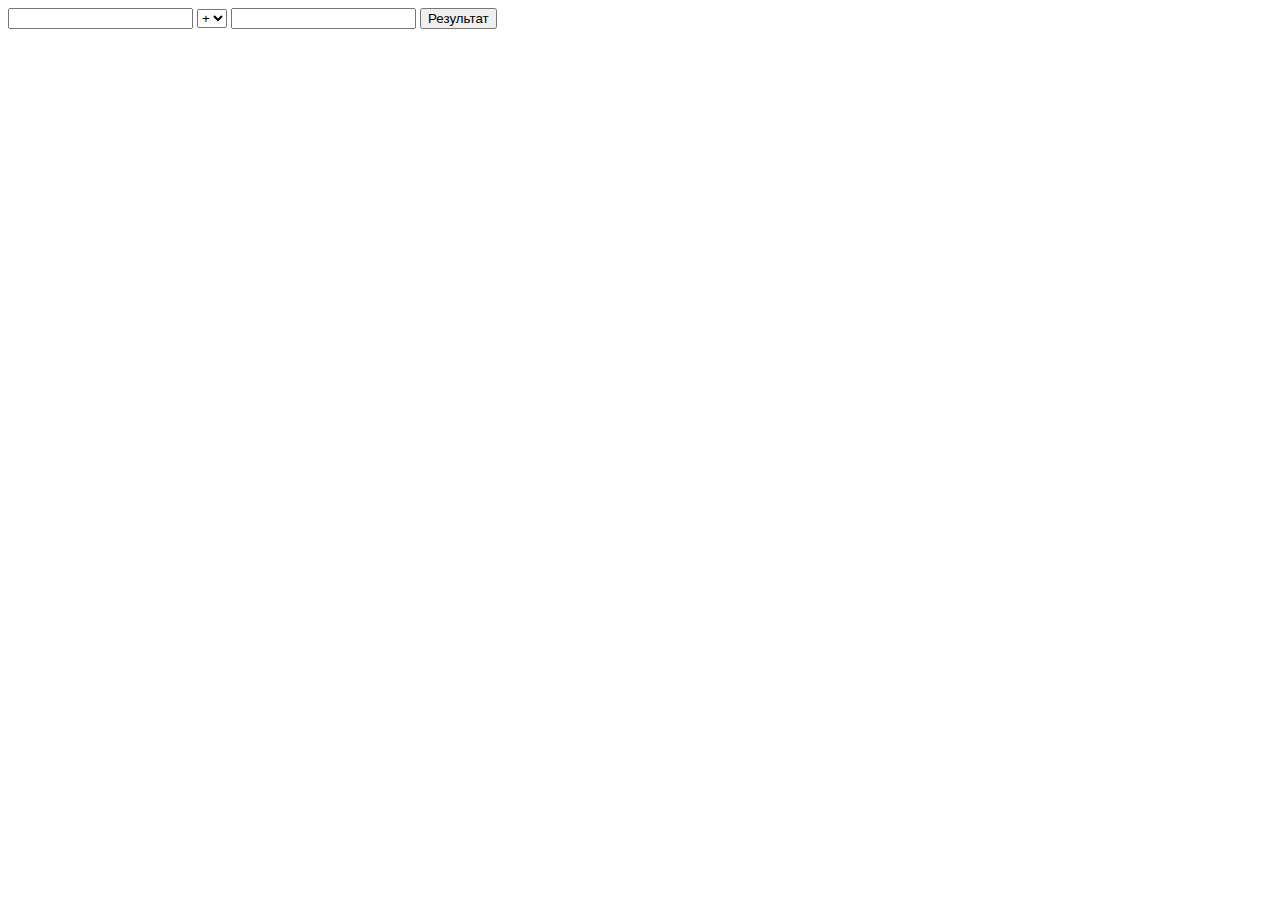
<file: calculator/index.html>
<!DOCTYPE html>
<html lang="en">
<head>
    <meta charset="UTF-8">
    <meta http-uquiv="X-UA-Compatible" content="IE=edge">
    <meta name="viewport" content="width=device-width, initial-scale=1.0">
    <title>Калькулятор</title>

</head>
<body>
    <input class="js-input-a" type="number">
    <select class="js-select-operation">
        <option value="+">+</option>
        <option value="-">-</option>
        <option value="*">*</option>
        <option value="/">/</option>
    </select>
    <input class="js-input-b" type="number">
    <button class="js-btn-result" >Результат</button>
    <p class="js-output"></p>

    <script src="math.js"></script>
    <script src="calculator.js"></script>
    <script src="index.js"></script>
</body>
</html>
</file>
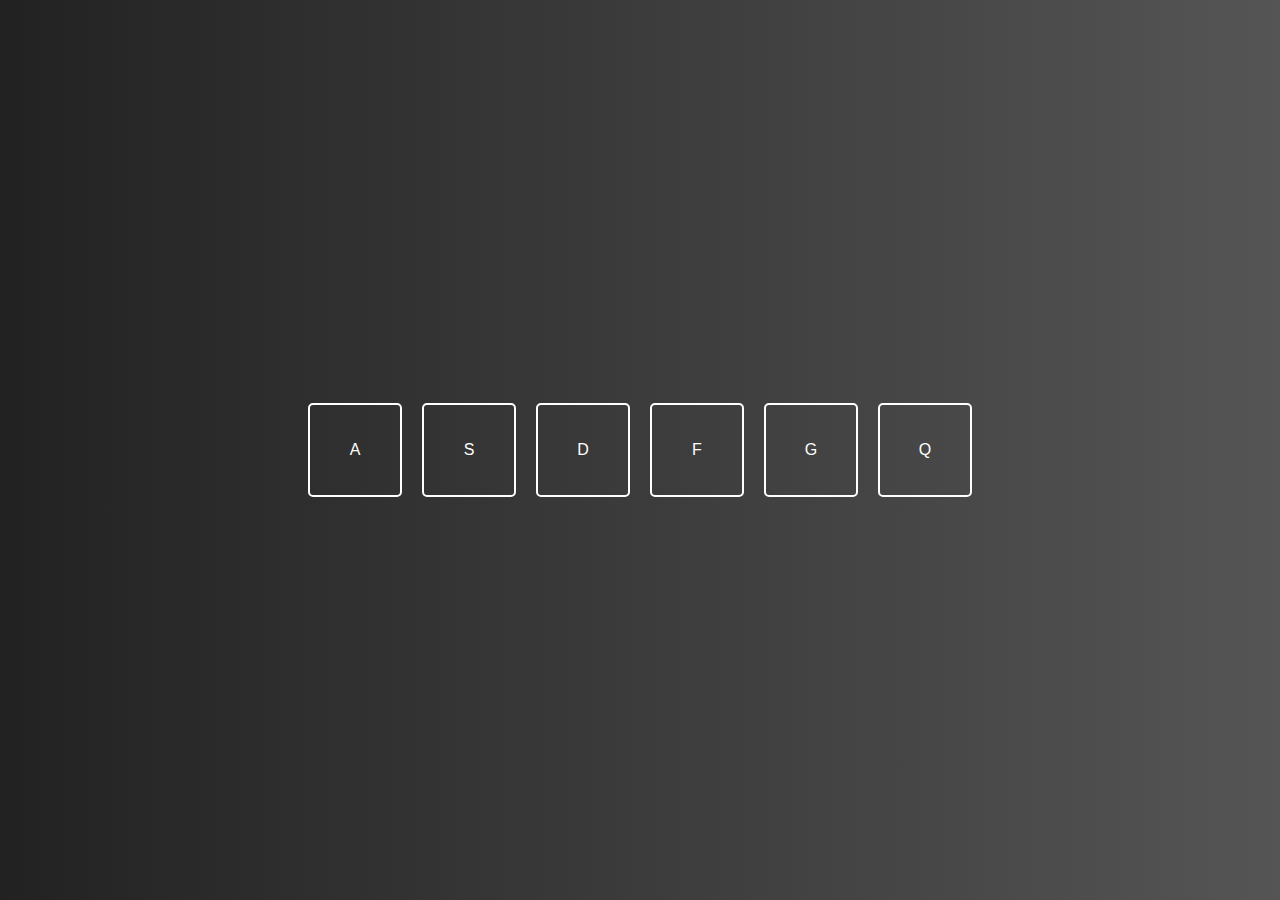
<file: drumkit/index.html>
<!DOCTYPE html>
<html lang="en">
    <head>
        <meta charset="UTF-8">
        <meta name="viewport" content="width=device-width, initial-scale=1.0">
        <title>Drum Kit</title>
        <link rel="stylesheet" href="style.css">
    </head>
    <body>

        <div id="drum-kit">

            <div class="key" data-key="A">
                <span class="key-text">A</span>
                <audio id="A" src="sounds/bass-bochka-chetkaya-s-vozduhom.mp3"
                    data-key="A"></audio>
            </div>

            <div class="key" data-key="S">
                <span class="key-text">S</span>
                <audio id="S" src="sounds/bass-bochka-zvonkaya-chetkaya.mp3"
                    data-key="S"></audio>
            </div>

            <div class="key" data-key="D">
                <span class="key-text">D</span>
                <audio id="D" src="sounds/moschnyiy-udarnyiy-baraban.mp3"
                    data-key="D"></audio>
            </div>
            
            <div class="key" data-key="F">
                <span class="key-text">F</span>
                <audio id="F" src="sounds/sner-med-komp-edit.mp3"
                    data-key="F"></audio>
            </div>

            <div class="key" data-key="G">
                <span class="key-text">G</span>
                <audio id="G" src="sounds/zakryityiy-zvuk-barabannyih-tarelok.mp3"
                    data-key="G"></audio>
            </div>

            <div class="key" data-key="Q">
                <span class="key-text">Q</span>
                <audio id="Q" src="sounds/otryivok-iz-sessii.mp3"
                    data-key="Q"></audio>
            </div>

        </div>

        <script src="script.js"></script>
    </body>
</html>
</file>
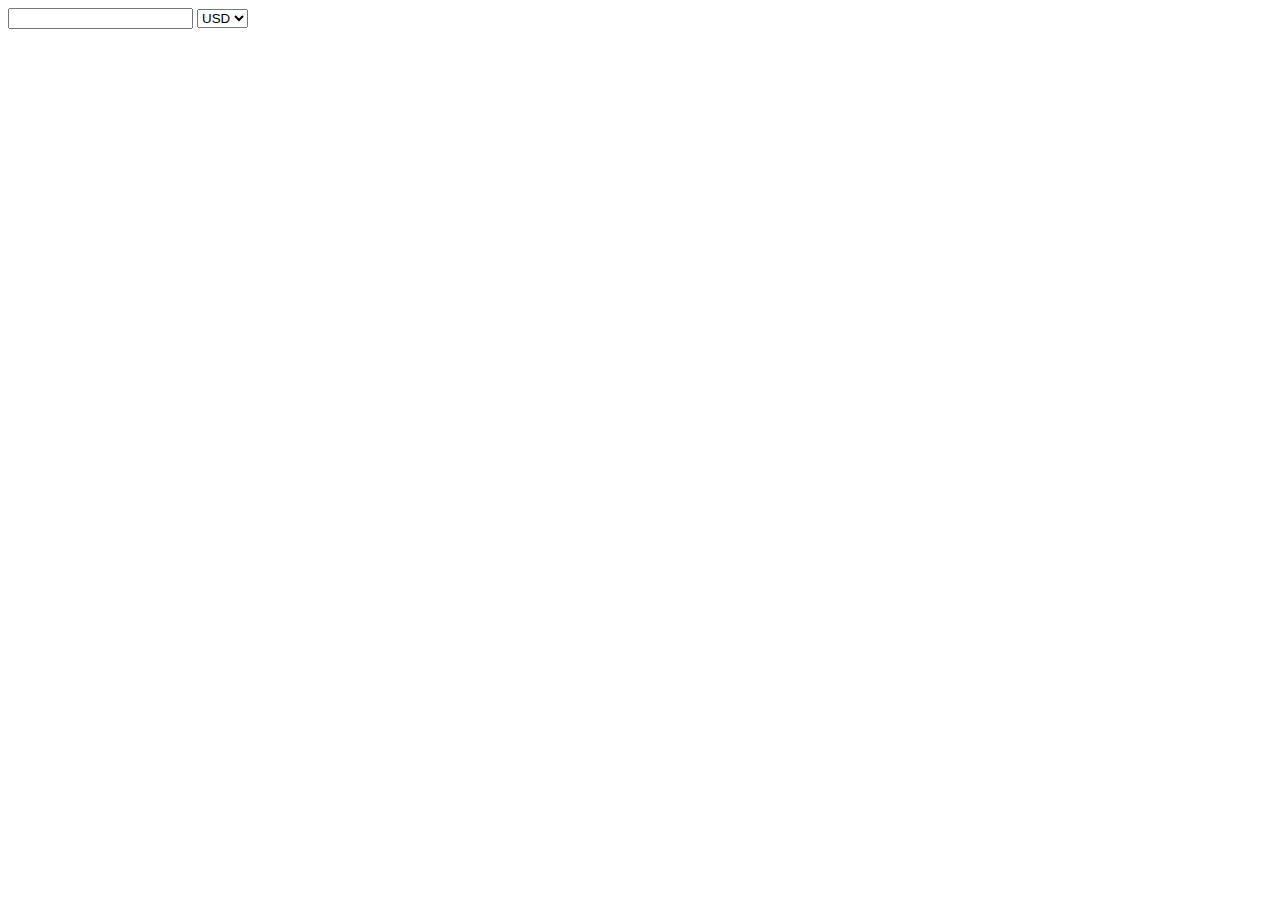
<file: foreignexchange/index.html>
<!DOCTYPE html>
<html lang="en">
<head>
    <meta charset="UTF-8">
    <meta name="viewport" content="width=device-width, initial-scale=1.0">
    <title>Document</title>
</head>
<body>
    <input class="js-value-input" type="number">
    <select class="js-current-selector">
        <option value="usd">USD</option>
        <option value="eur">EUR</option>
    </select>
    <div class="js-output"></div>
    <script src="converter.js"></script>
    <script src="index.js"></script>
</body>
</html>
</file>
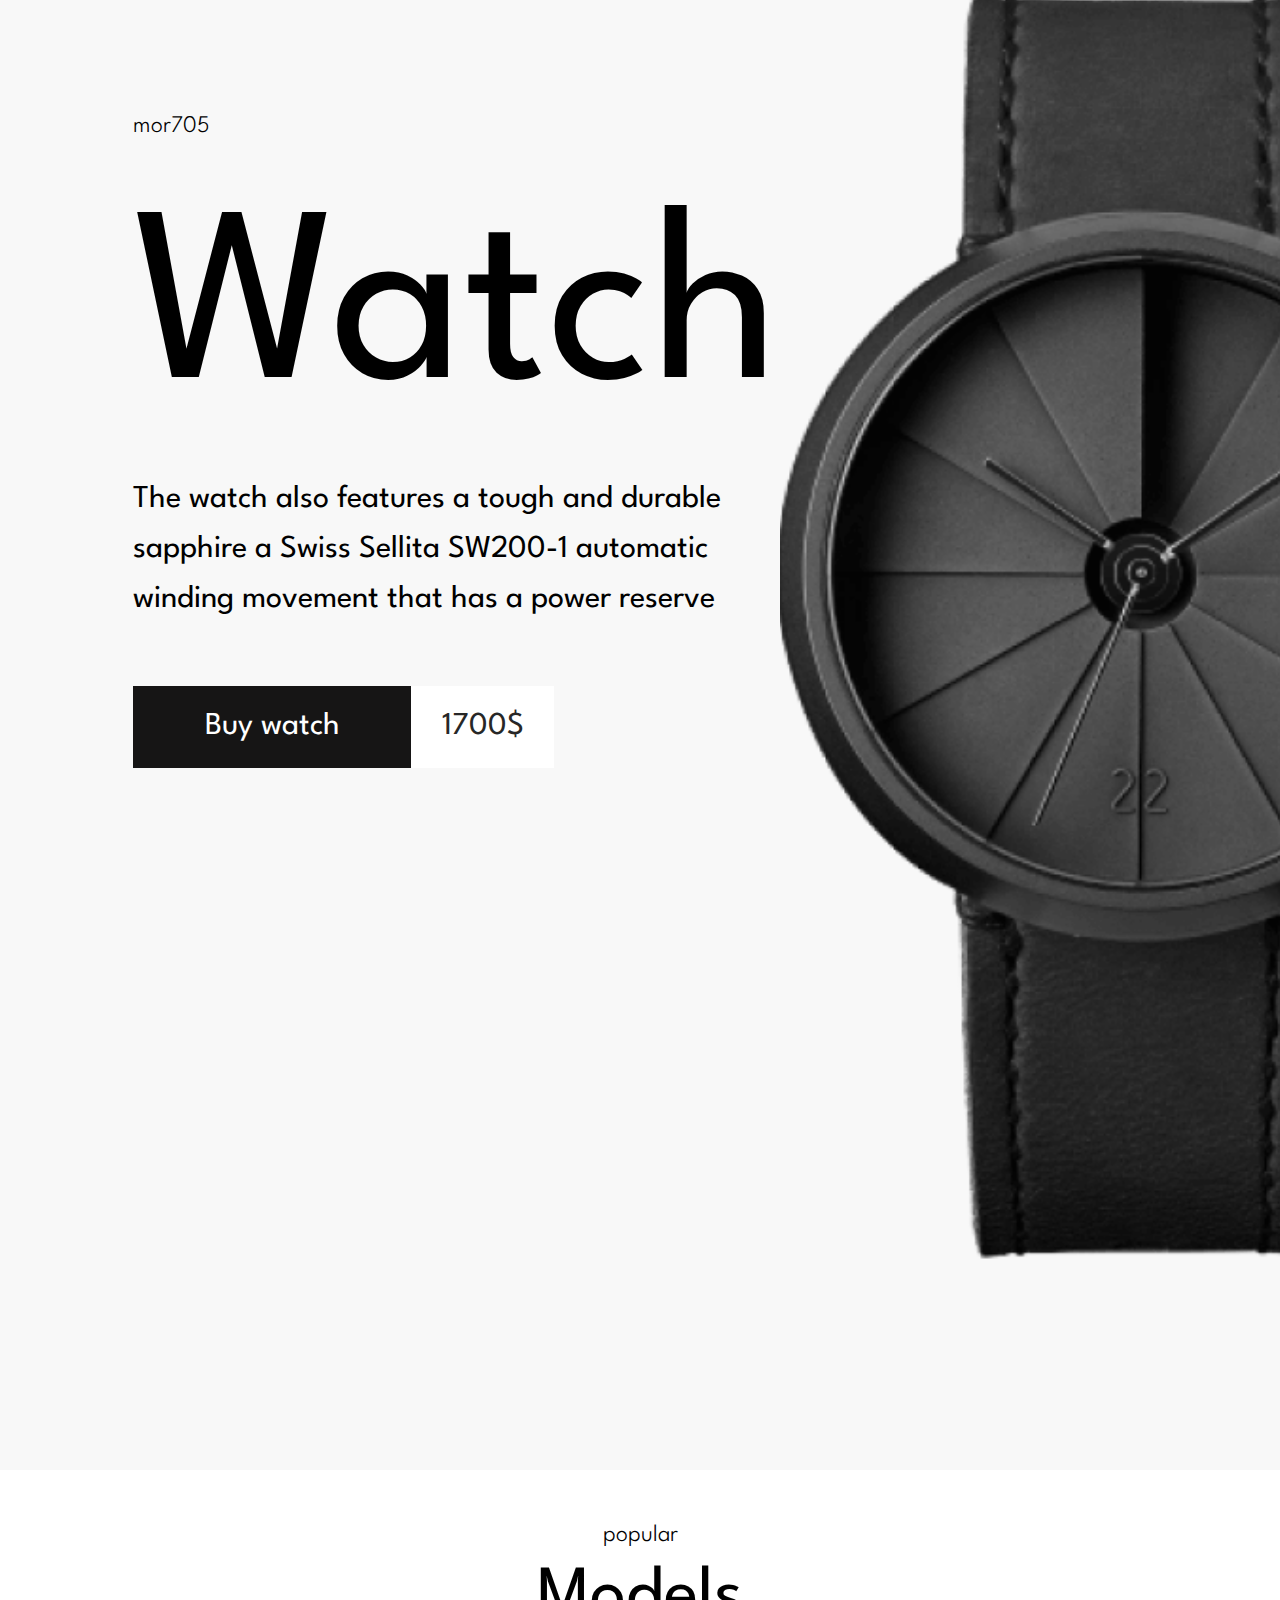
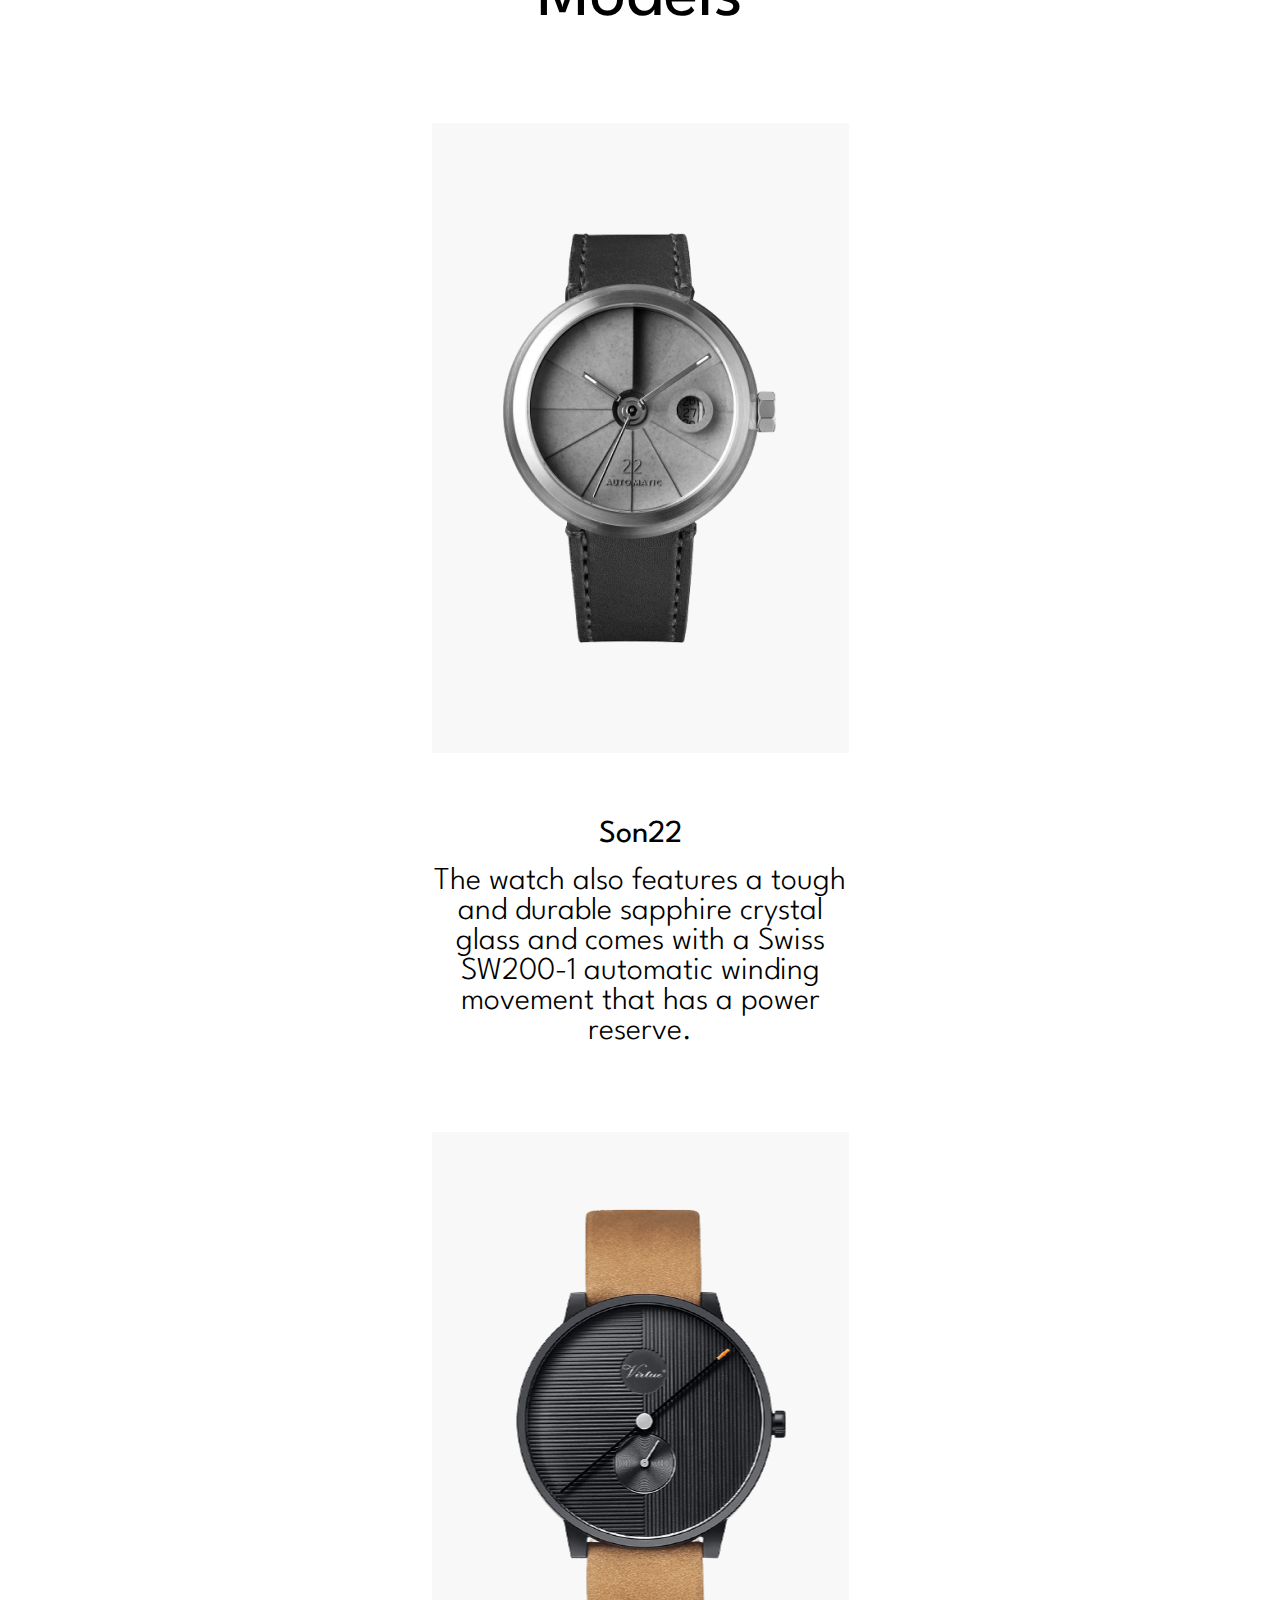
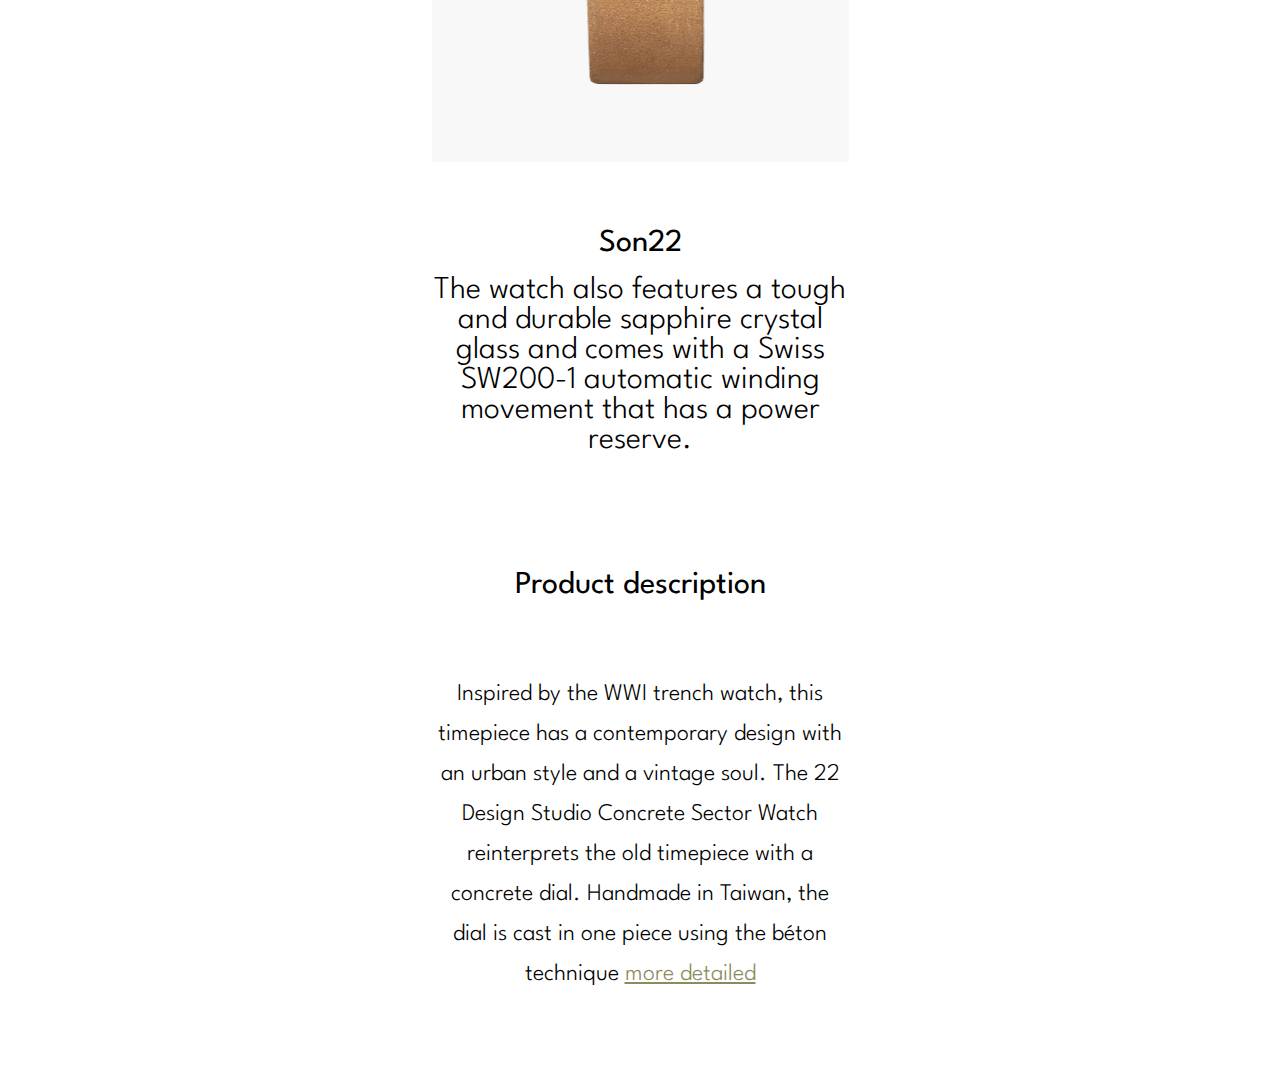
<file: landing/index.html>
<!-- https://www.youtube.com/watch?v=MQTeFDeiRzg&list=PLJeojDjWP_7S4kWIcIIN2SqhvNlfPqA5H -->
<!DOCTYPE html>
<html lang="en">
<head>
    <meta charset="UTF-8">
    <meta http-equiv="X_UA-Compatible" content="IE=edge">
    <meta name="viewport" content="width=device-width, initial-scale=1.0">
    <title>Watches</title>

    <link rel="preconnect" href="https://fonts.googleapis.com">
    <link rel="preconnect" href="https://fonts.gstatic.com" crossorigin>
    <link href="https://fonts.googleapis.com/css2?family=League+Spartan:wght@300;700&display=swap" rel="stylesheet">
    <link rel="stylesheet" href="index.css">
</head>
<body>

    <header class="header">

        <div class="header-container">
            
            <div>
                <h1 class="header-title">mor705</h1>
                <p class="header-subtitle">Watch</p>
                <p class="header-description">The watch also features a tough and durable sapphire a Swiss Sellita SW200-1 automatic winding movement that has a power reserve</p>
                
                <div class="buy-wrapper">
                    <a href="/" class="buy-link">Buy watch</a>
                    <div class="price">1700$</div>
                </div>
                
            </div>
    
            <div class="header-img-wrapper">
                <img
                    class="header-img"
                    srcset="images/mor705.png,
                            images/mor705@2x.png 2x" 
                    src="images/mor705.png"
                    alt="Model mor705">
            </div>
        
        </div>

    </header>

    <main>
        <p class="popular-title">popular</p>
        <p class="models-title">Models</p>

        <div class="item-wrapper">
            <div class="item-img-wrapper">
                <img
                srcset="images/son22.png,
                        images/son22@2x.png 2x" 
                src="images/son22.png"
                alt="Model son22">
            </div>
            <h2 class="item-title">Son22</h2>
            <p class="item-desription">The watch also features a tough and durable sapphire crystal glass and comes with a Swiss SW200-1 automatic winding movement that has a power reserve.</p>
        </div>

        <div class="item-wrapper">
            <div class="item-img-wrapper">
                <img
                srcset="images/sw12.png,
                        images/sw12@2x.png 2x" 
                src="images/sw12.png"
                alt="Model sw12">
            </div>
            <h2 class="item-title">Son22</h2>
            <p class="item-desription">The watch also features a tough and durable sapphire crystal glass and comes with a Swiss SW200-1 automatic winding movement that has a power reserve.</p>
        </div>

        <div class="product-description-wrapper">
            <p class="product-description-title">Product description</p>
            <p class="product-description">Inspired by the WWI trench watch, this timepiece has a contemporary design with an urban style and a vintage soul. The 22 Design Studio Concrete Sector Watch reinterprets the old timepiece with a concrete dial. Handmade in Taiwan, the dial is cast in one piece using the béton technique <a href="/" class="product-description-link">more detailed</a></p>
        </div>

    </main>
</body>
</html>
</file>
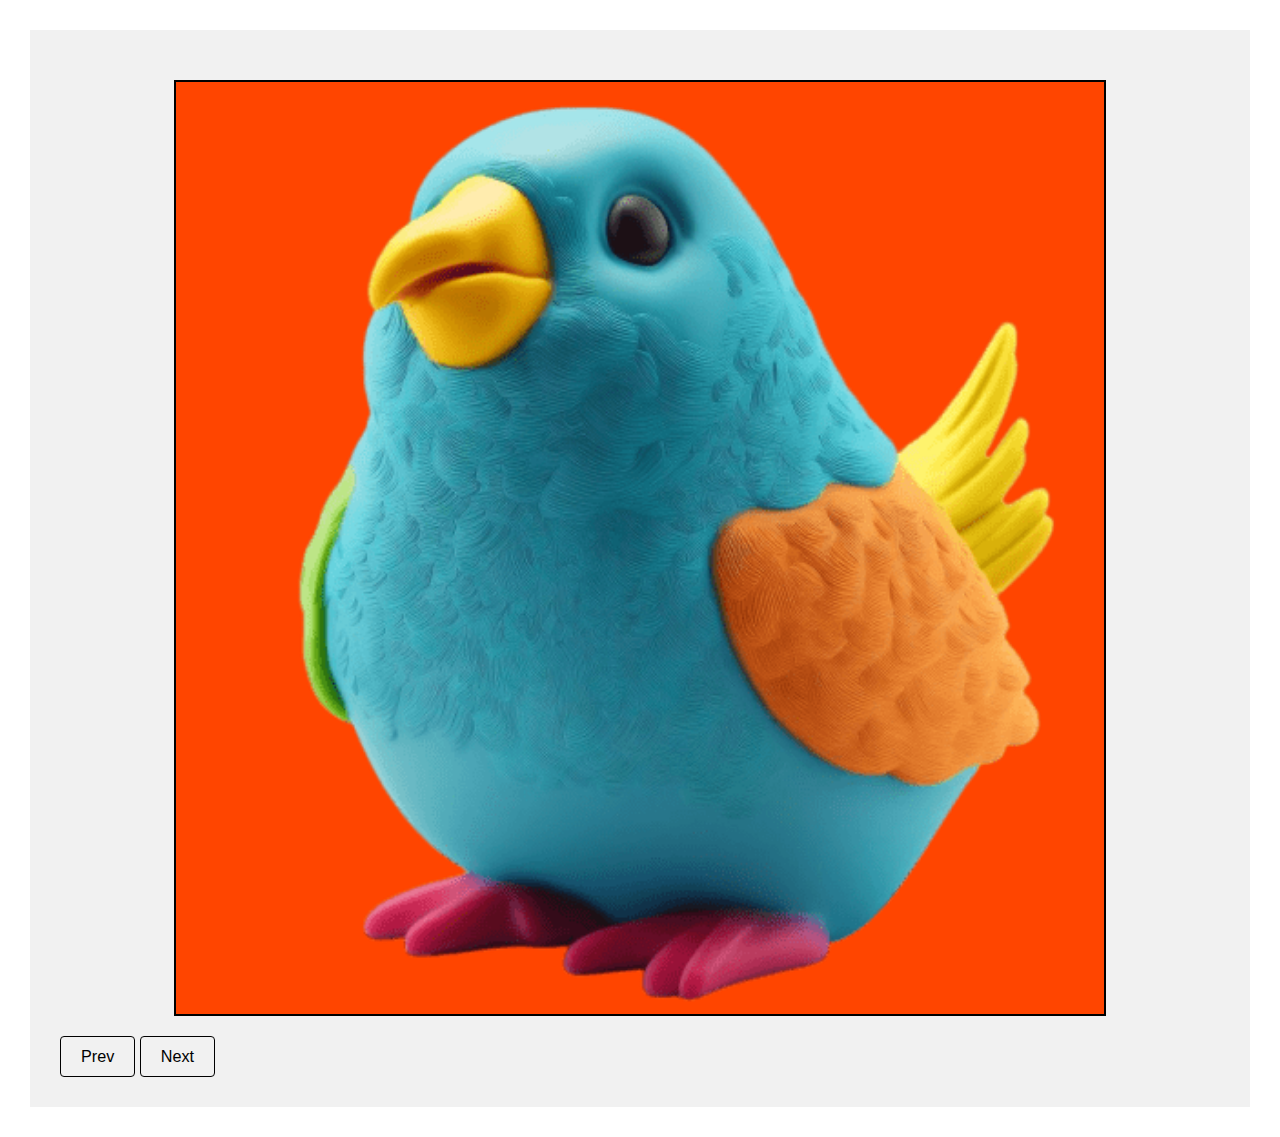
<file: slideradaptive/index.html>
<!DOCTYPE html>
<html lang="en">

<head>
    <meta charset="UTF-8">
    <meta name="viewport" content="width=device-width, initial-scale=1.0">
    <title>Slider</title>
    <link rel="stylesheet" href="style.css">
</head>

<body>

    <div class="container">
        <div class="slider">
            <div class="slider-line">
                <img src="./images/bird.512.png" alt="">
                <img src="./images/cat.512.png" alt="">
                <img src="./images/crocodile.512.png" alt="">
                <img src="./images/dog.512.png" alt="">
                <img src="./images/elephant_cristmass.512.png" alt="">
                <img src="./images/elephant.512.png" alt="">
                <img src="./images/giraffe.512.png" alt="">
                <img src="./images/icebear.512.png" alt="">
                <img src="./images/lion.512.png" alt="">
                <img src="./images/teddy.512.png" alt="">
                <img src="./images/tiger.512.png" alt="">
                <img src="./images/wolf.512.png" alt="">
            </div>
        </div>
        <button class="slider-prev">Prev</button>
        <button class="slider-next">Next</button>
    </div>
    <script src="script.js"></script>
</body>

</html>
</file>
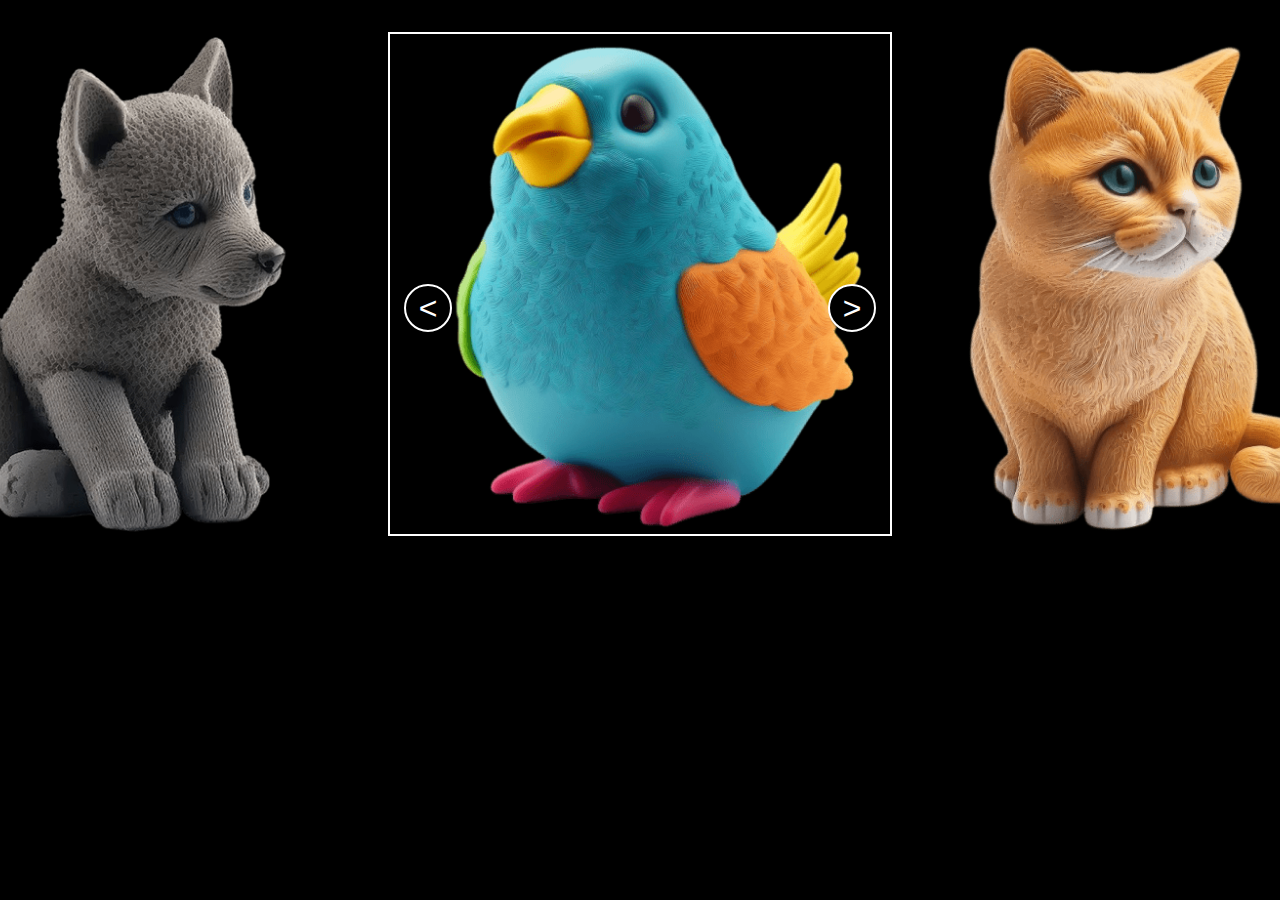
<file: sliderinfinity/index.html>
<!DOCTYPE html>
<html lang="en">
    <head>
        <meta charset="UTF-8">
        <meta name="viewport" content="width=device-width, initial-scale=1.0">
        <title>Document</title>
        <link rel="stylesheet" href="./style.css">
    </head>
    <body>

        <div class="slider">
            <button class="prev-button">&lt;</button>
            <button class="next-button">&gt;</button>
            <div class="slider-line"></div>
        </div>

        <script src="./slider.js"></script>

    </body>
</html>
</file>
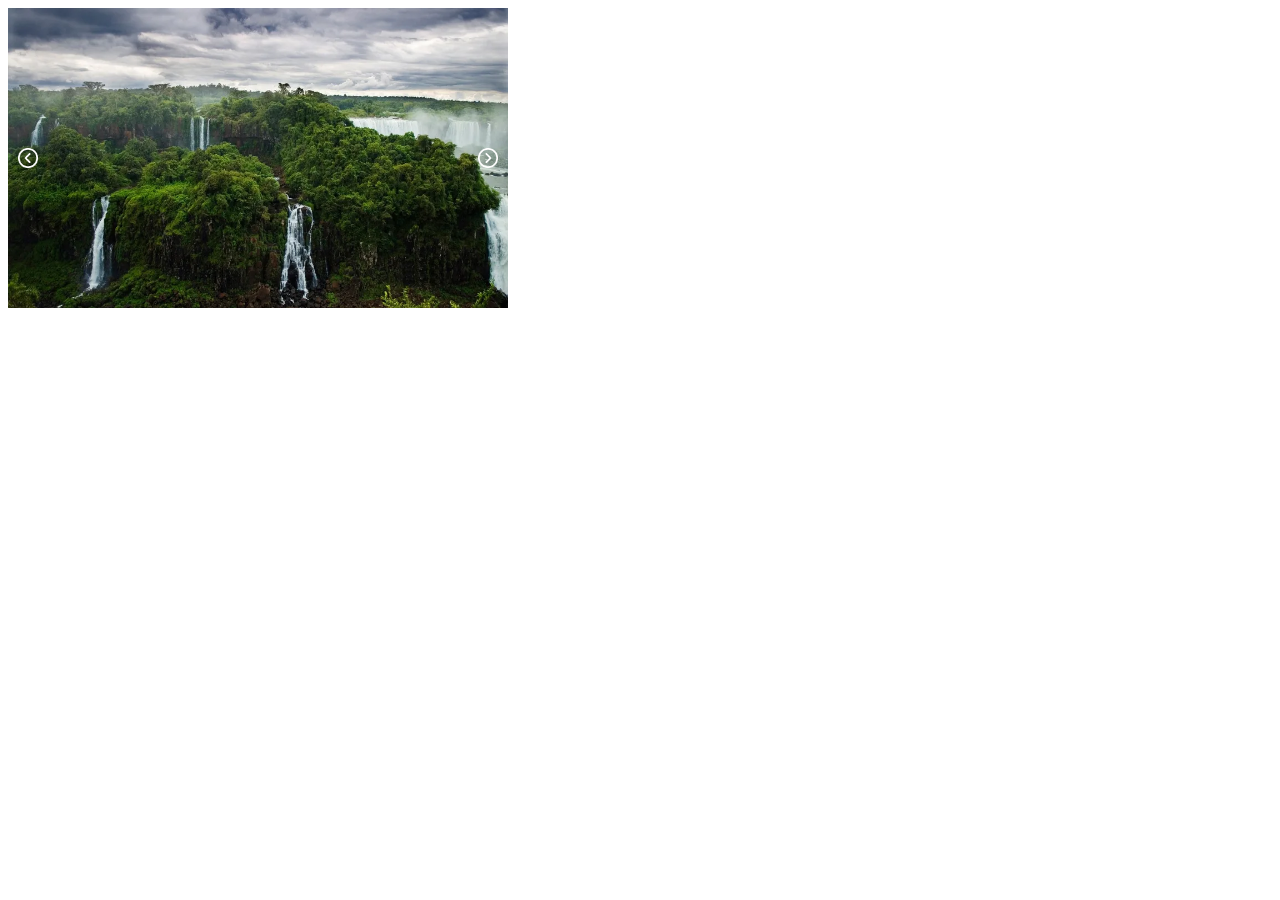
<file: slidersimple1/index.html>
<!DOCTYPE html>
<html lang="en">

    <head>
        <meta charset="UTF-8">
        <meta name="viewport" content="width=device-width, initial-scale=1.0">
        <link rel="stylesheet" href="style.css">
        <title>Slider</title>
    </head>

    <body>
        <div class="slider">
            <img class="slider-img"
                src="images/1920x1080-full-hd-nature-iguazu-falls.webp" alt="">
            <img class="slider-img"
                src="images/1920x1080-full-hd-nature-red-flower.webp" alt="">
            <img class="slider-img"
                src="images/1920x1080-full-hd-nature-wet-leaves.webp" alt="">
            <img class="slider-img"
                src="images/1.jpg" alt="">
            <img class="slider-img"
                src="images/2.jpg" alt="">
            <img class="slider-img"
                src="images/3.jpg" alt="">

            <div>
                <img style="opacity: 1; height: 20px;"
                    class="prev controlls"
                    src="images/left.png"
                    alt="">
            </div>

            <div>
                <img style="opacity: 1; height: 20px;"
                    class="next controlls"
                    src="images/right.png"
                    alt="">
            </div>
        </div>

        <script src="script.js"></script>
    </body>

</html>
</file>
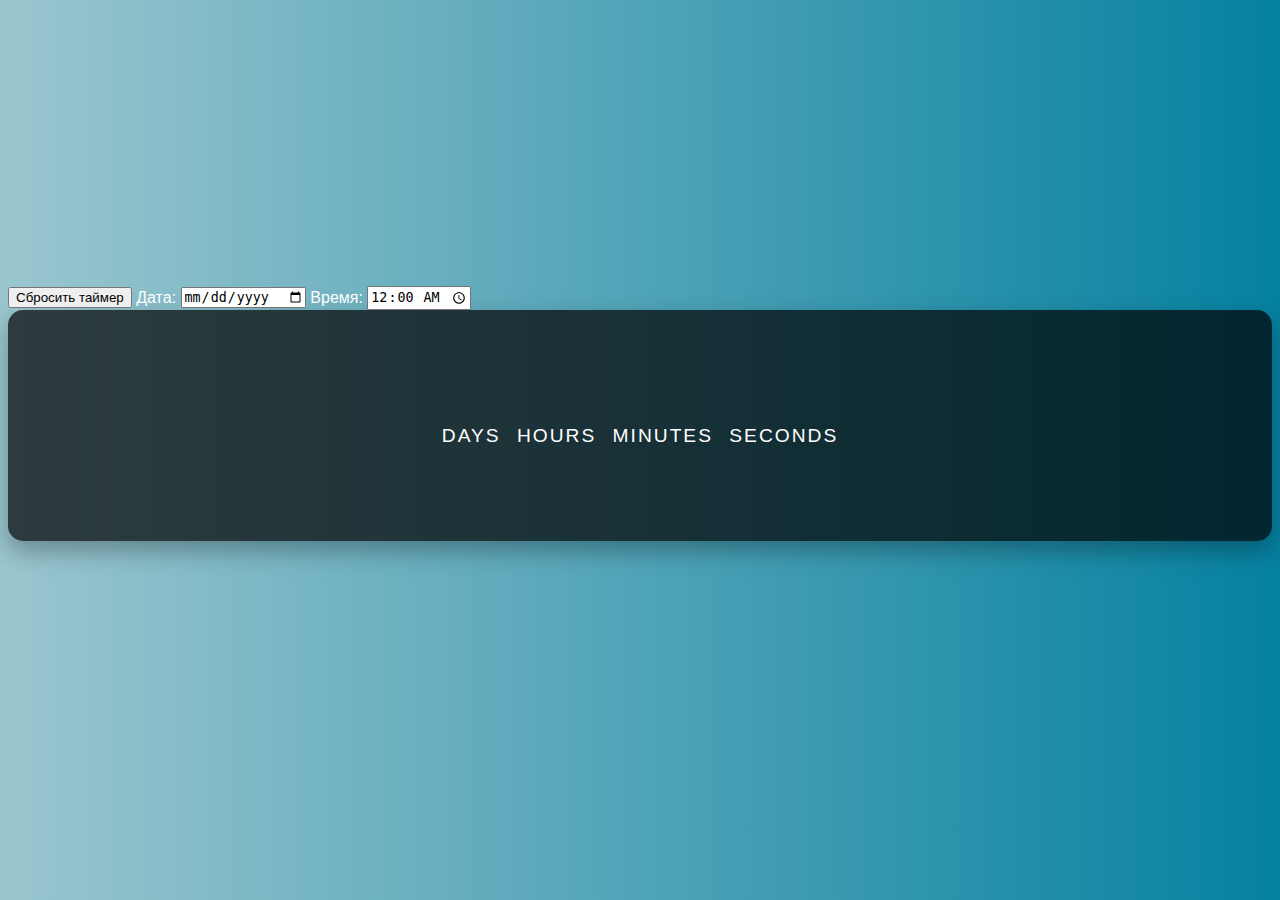
<file: timer/index.html>
<!DOCTYPE html>
<html lang="en">
    <head>
        <meta charset="UTF-8">
        <meta name="viewport" content="width=device-width, initial-scale=1.0">
        <title>Таймер</title>
        <link rel="stylesheet" href="style.css">
    </head>
    <body>

        <div class="dateForm">
            <button class="buttonClear">Сбросить таймер</button>

            <label for="date">Дата:</label>
            <input class="date" type="date" id="date" name="date" />

            <label for="time">Время:</label>
            <input class="time" type="time" id="time" name="time" value="00:00" />
        </div>

        <div class="countdown">
            <p class="timer">
                <span id="days"></span>
                <span class="timer-unit">Days</span>
                <span id="hours"></span>
                <span class="timer-unit">Hours</span>
                <span id="minutes"></span>
                <span class="timer-unit">Minutes</span>
                <span id="seconds"></span>
                <span class="timer-unit">Seconds</span>
            </p>
        </div>

        <script src="script.js"></script>

    </body>
</html>
</file>
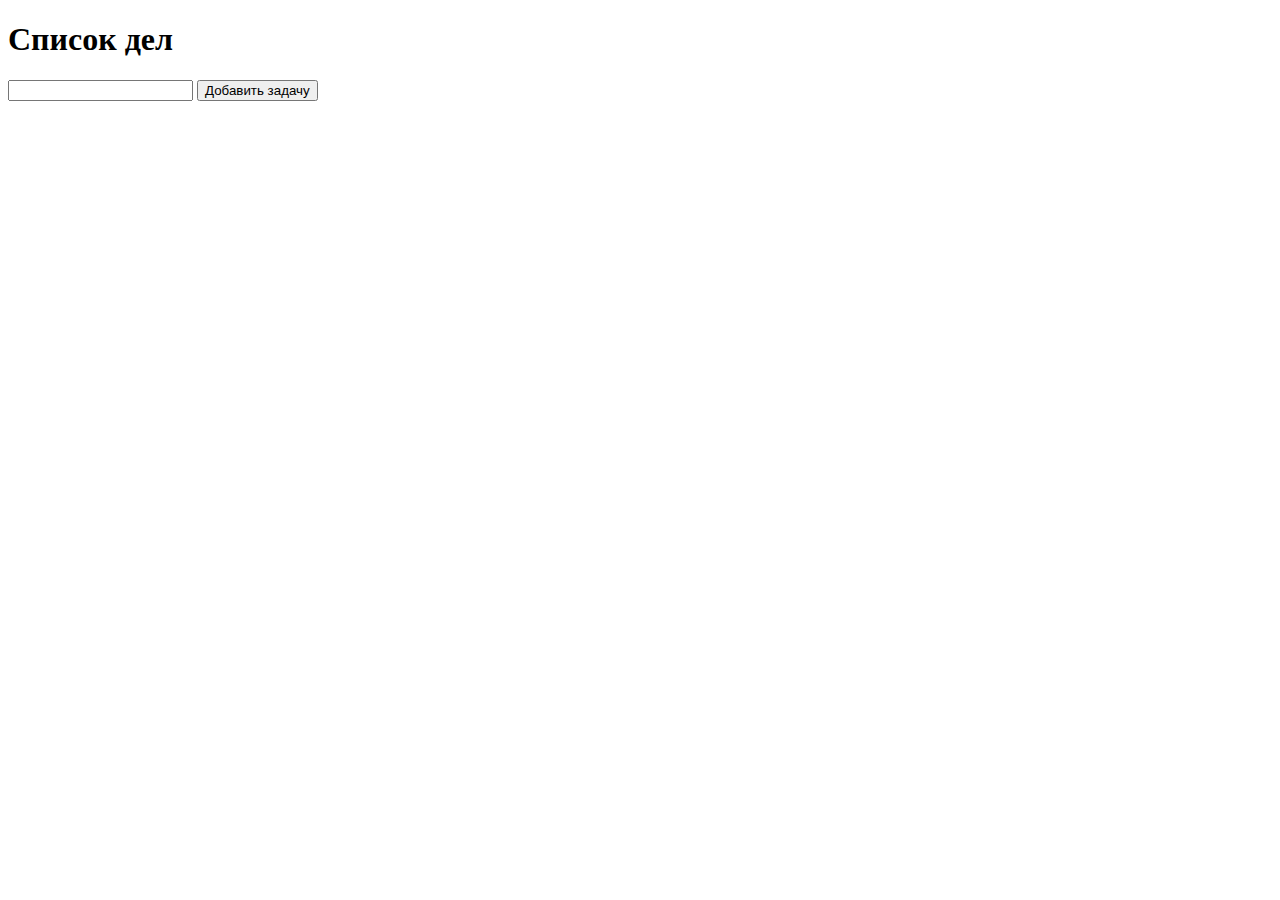
<file: todolist/index.html>
<!DOCTYPE html>
<html lang="en">
<head>
    <meta charset="UTF-8">
    <meta name="viewport" content="width=device-width, initial-scale=1.0">
    <title>Document</title>
</head>
<body>

    <h1>Список дел</h1>
    <input type="text" name="todo" id="todo" class="js-input">
    <button class="js-button">Добавить задачу</button>
    <div class="js-todos"></div>

    <script src="index.js"></script>
    
</body>
</html>
</file>
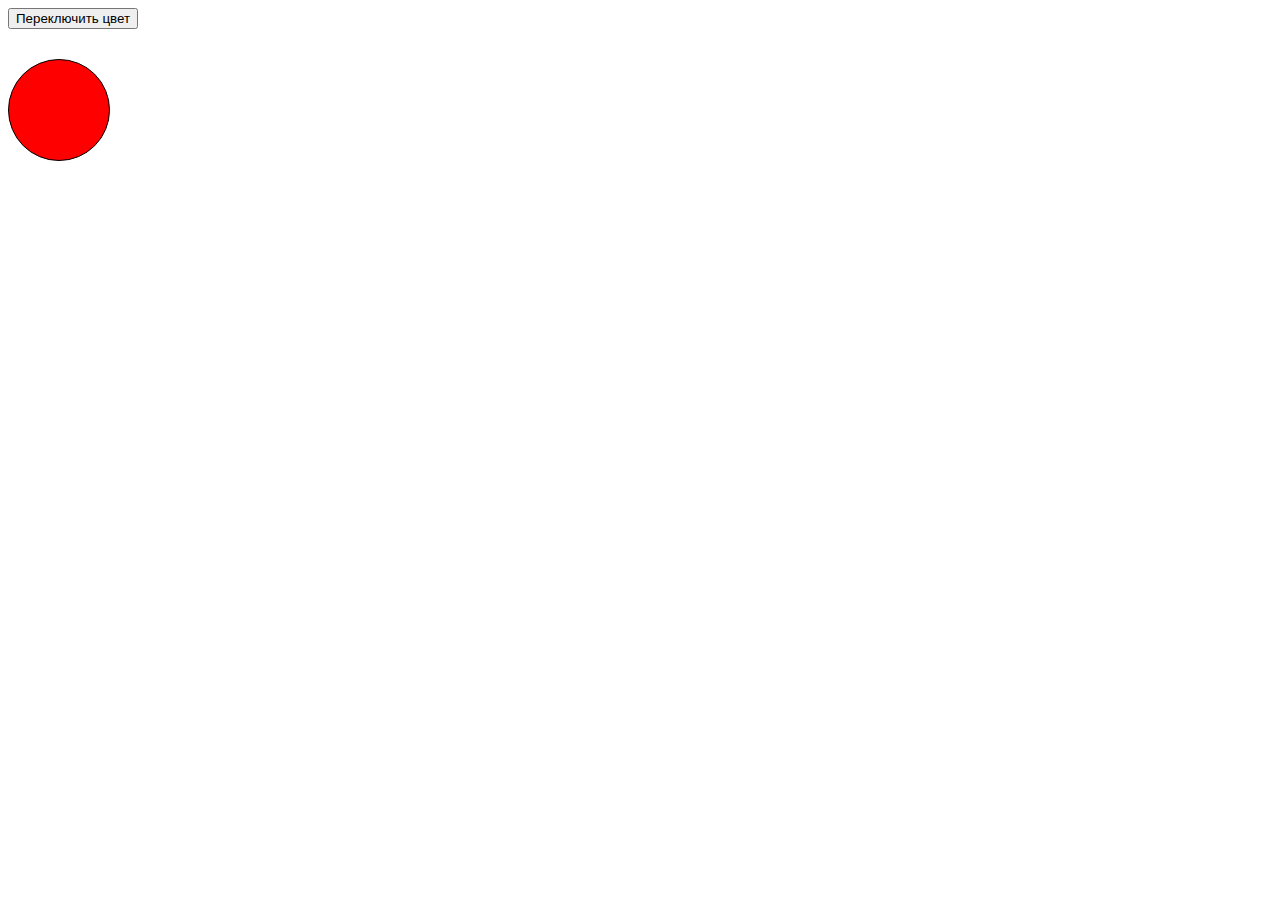
<file: trafficlight/index.html>
<!DOCTYPE html>
<html lang="en">
<head>
    <meta charset="UTF-8">
    <meta http-equiv="X-UA-Compatible" content="IE=edge">
    <meta name="viewport" content="width=device-width, initial-scale=1.0">
    <link rel="stylesheet" href="index.css">
    <title>Document</title>
</head>
<body>
    <button class="js-btn">Переключить цвет</button>
    <div class="js-traffic-light traffic-light"></div>

    <script src="traffic-light.js"></script>
    <script src="index.js"></script>
</body>
</html>
</file>
<file: drumkit/style.css>
body {
    font-family: 'Arial', sans-serif;
    display: flex;
    justify-content: center;
    align-items: center;
    height: 100vh;
    margin: 0;
    background: linear-gradient(to right, #222, #555);
    color: #fff;
}

#drum-kit {
    display: flex;
    flex-wrap: wrap;
    gap: 20px;
}

.key {
    width: 50px;
    height: 50px;
    border: 2px solid #fff;
    border-radius: 5px;
    padding: 20px;
    display: flex;
    justify-content: center;
    align-items: center;
    text-transform: uppercase;
    cursor: pointer;
    /* transition: transform 0.1s ease; */
    transition: all 0.07s ease;
}

.key-text {
    -webkit-touch-callout: none;
    /* iOS Safari */
    -webkit-user-select: none;
    /* Safari */
    -khtml-user-select: none;
    /* Konqueror HTML */
    -moz-user-select: none;
    /* Old versions of Firefox */
    -ms-user-select: none;
    /* Internet Explorer/Edge */
    user-select: none;
    /* Non-prefixed version, currently
                                    supported by Chrome, Edge, Opera and Firefox */
}

.key.active {
    transform: scale(1.1);
    border-color: #ffc600;
    box-shadow: 0 0 10px #ffc600;
    color: #ffc600;
}

.key:active,
.key:focus {
    outline: none;
    transform: scale(0.95);
}

@media (max-width: 600px) {
    .key {
        width: 20px;
        height: 20px;
        font-size: 14px;
        /* Adjust font size for smaller screens */
    }
}
</file>
<file: landing/index.css>
html {
    box-sizing: border-box;
    font-size: 16px;
}

*, *:before, *:after {
box-sizing: inherit;
}

body, h1, h2, h3, h4, h5, h6, p, ol, ul {
margin: 0;
padding: 0;
font-weight: normal;
}

ol, ul {
list-style: none;
}

body {
    font-family: 'League Spartan', sans-serif;
}

.header-container {
    display: flex;
    /* width: 1440px; */
    padding-top: 104px;
    padding-left: 133px;
    padding-right: 133px;
    padding-bottom: 168px;
    background-color: #F8F8F8;
}

.header-title {
    margin-bottom: 53px;
    font-size: 24px;
    line-height: 45px;
    font-weight: 300;
}

.header-subtitle {
    margin-bottom: 43px;
    font-size: 250px;
    line-height: 230px;
}

.header-description {
    margin-bottom: 61px;
    font-size: 32px;
    line-height: 50px;
}

.buy-wrapper {
    display: flex;
}

.buy-link {
    display: block;
    width: 278px;
    height: 82px;
    background-color: #161515;
    color: #FFFFFF;
    text-decoration: none;
    font-size: 32px;
    line-height: 82px;
    text-align: center;
}

.price {
    width: 143px;
    height: 82px;
    background-color: #FFFFFF;
    color: #272727;
    text-decoration: none;
    font-size: 32px;
    line-height: 82px;
    text-align: center;
}

.header-img {
    display: block;
    width: 772px;
    margin-top: -164px;
    margin-left: 0px;
}

.popular-title {
    margin-top: 43px;
    text-align: center;
    font-size: 24px;
    line-height: 45px;
    font-weight: 300;
}

.models-title {
    margin-bottom: 84px;
    text-align: center;
    font-size: 72px;
    line-height: 81px;
    font-weight: 400;
}
.item-wrapper {
    margin: 0 auto;
    width: 417px;
    margin-bottom: 85px;
}

.item-img-wrapper {
    margin-bottom: 67px;
    display: flex;
    align-items: center;
    justify-content: center;
    width: 417px;
    height: 630px;
    background-color: #F8F8F8;
}

.item-title {
    margin-bottom: 17px;
    font-size: 32px;
    line-height: 30px;
    text-align: center;
    font-weight: 400;
}

.item-desription {
    font-size: 32px;
    line-height: 30px;
    font-weight: 300;
    text-align: center;
}

.product-description-wrapper {
    margin: 0 auto;
    width: 417px;
    margin-bottom: 85px;
    margin-top: 100px;
}

.product-description-title {
    margin-bottom: 58px;
    text-align: center;
    font-size: 32px;
    line-height: 60px;
    font-weight: 400;
}

.product-description {
    text-align: center;
    font-size: 24px;
    line-height: 40px;
    font-weight: 300;
}

.product-description-link {
    color: #8B8B5D;
}
</file>
<file: slideradaptive/style.css>
* {
    margin: 0;
}

img {
    width: 256px;
    height: 256px;
}

html, body {
    font-size: 18px;
}

.container {
    max-width: 1200px;
    margin: 30px;
    background: #f1f1f1;
    padding: 30px;
}

h1 {
    text-align: center;
    margin-bottom: 40px;
}

button {
    background: none;
    border: 1px solid black;
    border-radius: 4px;
    padding: 10px 20px;
    font-size: .9rem;
}

button:hover {
    background: orangered;
}

button:active {
    background: #000;
    color: #fff;
}

.slider {
    border: 2px solid black;
    min-width: 100px;
    max-width: 80%;
    min-height: 100px;
    max-height: 80%;
    margin: 20px auto;
    overflow: hidden;
}

.slider-line {
    display: flex;
    background: orangered;
    transition: all ease 300ms;
}
</file>
<file: sliderinfinity/style.css>
html,
body {
    background: #000;
}

* {
    margin: 0;
}

.slider {
    width: 500px;
    height: 500px;
    border: 2px solid #fff;
    margin: 0 auto;
    position: relative;
    /* overflow: hidden; */
    margin-top: 2rem;
}

.slider-line {
    position: relative;
    display: flex;
}

.slider img {
    max-width: 500px;
    width: 100%;
}

.prev-button,
.next-button {
    cursor: pointer;
    width: 48px;
    height: 48px;
    border-radius: 50%;
    border: 2px solid #fff;
    background: #000;
    color: #fff;
    position: absolute;
    margin-top: 50%;
    z-index: 1000;
    left: 14px;
    font-size: 2rem;
    line-height: 2rem;
    box-shadow: 3px 3px 3px #000;
}

.prev-button:active, .next-button:active {
    background: #c0c0c0;
}

.next-button {
    left: auto;
    right: 14px;
}
</file>
<file: slidersimple1/style.css>
.slider {
    width: 500px;
    height: 300px;
    position: relative;
    overflow: hidden;
}

.slider-img {
    width: 100%;
    height: 100%;
    position: absolute;
    top: 0;
    left: 0;
    opacity: 0;
    transition: opacity 0.5s ease;
}

.slider-img.active {
    opacity: 1;
}

.slider img {
    position: absolute;
    top: 50%;
    transform: translateY(-50%);
    z-index: 1;
}

.slider .prev {
    left: 10px;
}

.slider .next {
    right: 10px;
}
</file>
<file: timer/style.css>
body {
    font-family: 'Segoe UI', Tahoma, Geneva, Verdana, sans-serif;
    height: 90vh;
    /* width: 100%; */
    /* justify-content: center; */
    /* align-items: center; */
    /* margin-top: 100px; */
    vertical-align: middle;
    
    background: linear-gradient(to right, #9bc6cf, #0581a0);
    color: white;
    padding: 0;
    align-content: center;
}

.countdown {
    vertical-align: middle;
    background: rgba(0, 0, 0, 0.7);
    padding: 40px 60px;
    border-radius: 15px;
    box-shadow: 0 10px 25px rgba(0, 0, 0, 0.3);
    text-align: center;
}

.timer {
    font-size: 3rem;
    letter-spacing: 3px;
}

.timer-unit {
    font-size: 1.2rem;
    text-transform: uppercase;
    letter-spacing: 2px;
    margin-top: 10px;
    display: inline;
}
</file>
<file: trafficlight/index.css>
.traffic-light {
    margin-top: 30px;
    width: 100px;
    height: 100px;
    border: 1px solid black;
    border-radius: 50%;
}

.traffic-light_red {
    background-color: red;
}

.traffic-light_yellow {
    background-color: yellow;
}

.traffic-light_green {
    background-color: green;
}
</file>
